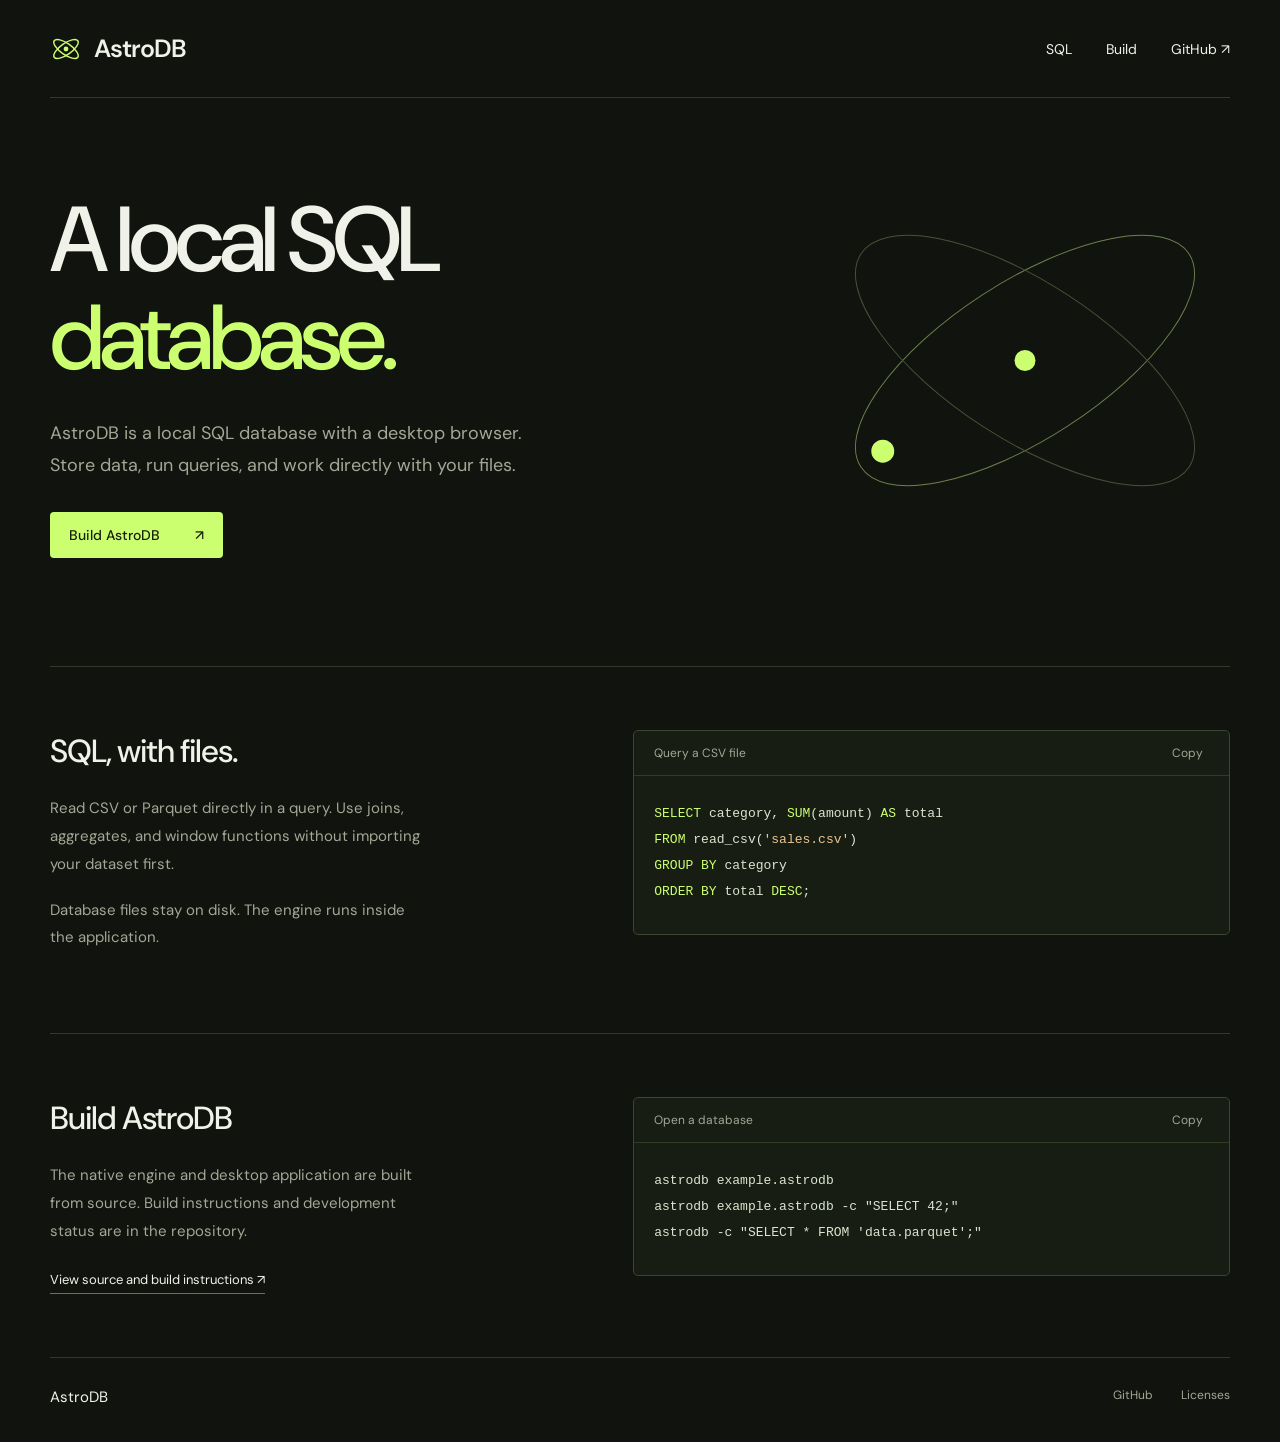
<file: website/index.html>
<!doctype html>
<html lang="en">
<head>
  <meta charset="utf-8">
  <meta name="viewport" content="width=device-width, initial-scale=1">
  <meta name="description" content="AstroDB is a local SQL database and desktop database browser.">
  <meta name="theme-color" content="#11130f">
  <title>AstroDB</title>
  <link rel="icon" href="mark.svg" type="image/svg+xml">
  <link rel="stylesheet" href="style.css">
  <script src="app.js" defer></script>
</head>
<body>
  <header class="nav wrap">
    <a class="brand" href="#" aria-label="AstroDB home"><img src="mark.svg" width="32" height="32" alt="">AstroDB</a>
    <nav aria-label="Main navigation"><a href="#sql">SQL</a><a href="#build">Build</a><a href="https://github.com/ThreadCrash/AstroDB">GitHub ↗</a></nav>
  </header>
  <main>
    <section class="hero wrap">
      <h1>A local SQL<br><span>database.</span></h1>
      <p>AstroDB is a local SQL database with a desktop browser.<br>Store data, run queries, and work directly with your files.</p>
      <a class="button" href="#build">Build AstroDB <span>↗</span></a>
      <div class="orbit-art" aria-hidden="true">
        <svg viewBox="0 0 440 370"><ellipse cx="220" cy="185" rx="205" ry="82" transform="rotate(-33 220 185)"/><ellipse cx="220" cy="185" rx="205" ry="82" transform="rotate(33 220 185)"/><circle class="orbit-center" cx="220" cy="185" r="11"/><circle class="satellite" cx="71" cy="280" r="12"/></svg>
      </div>
    </section>
    <section id="sql" class="sql-section wrap">
      <div class="section-copy"><h2>SQL, with files.</h2><p>Read CSV or Parquet directly in a query. Use joins, aggregates, and window functions without importing your dataset first.</p><p>Database files stay on disk. The engine runs inside the application.</p></div>
      <div class="code-block"><div class="code-title"><span>Query a CSV file</span><button data-copy="query">Copy</button></div><pre id="query"><span class="keyword">SELECT</span> category, <span class="keyword">SUM</span>(amount) <span class="keyword">AS</span> total
<span class="keyword">FROM</span> read_csv(<span class="string">'sales.csv'</span>)
<span class="keyword">GROUP BY</span> category
<span class="keyword">ORDER BY</span> total <span class="keyword">DESC</span>;</pre></div>
    </section>
    <section id="build" class="build-section wrap">
      <div class="section-copy"><h2>Build AstroDB</h2><p>The native engine and desktop application are built from source. Build instructions and development status are in the repository.</p><a class="source-link" href="https://github.com/ThreadCrash/AstroDB">View source and build instructions ↗</a></div>
      <div class="code-block"><div class="code-title"><span>Open a database</span><button data-copy="command">Copy</button></div><pre id="command">astrodb example.astrodb
astrodb example.astrodb -c "SELECT 42;"
astrodb -c "SELECT * FROM 'data.parquet';"</pre></div>
    </section>
  </main>
  <footer class="wrap"><span>AstroDB</span><a href="https://github.com/ThreadCrash/AstroDB">GitHub</a><a href="https://github.com/ThreadCrash/AstroDB/blob/main/THIRD_PARTY_NOTICES.md">Licenses</a></footer>
</body>
</html>
</file>
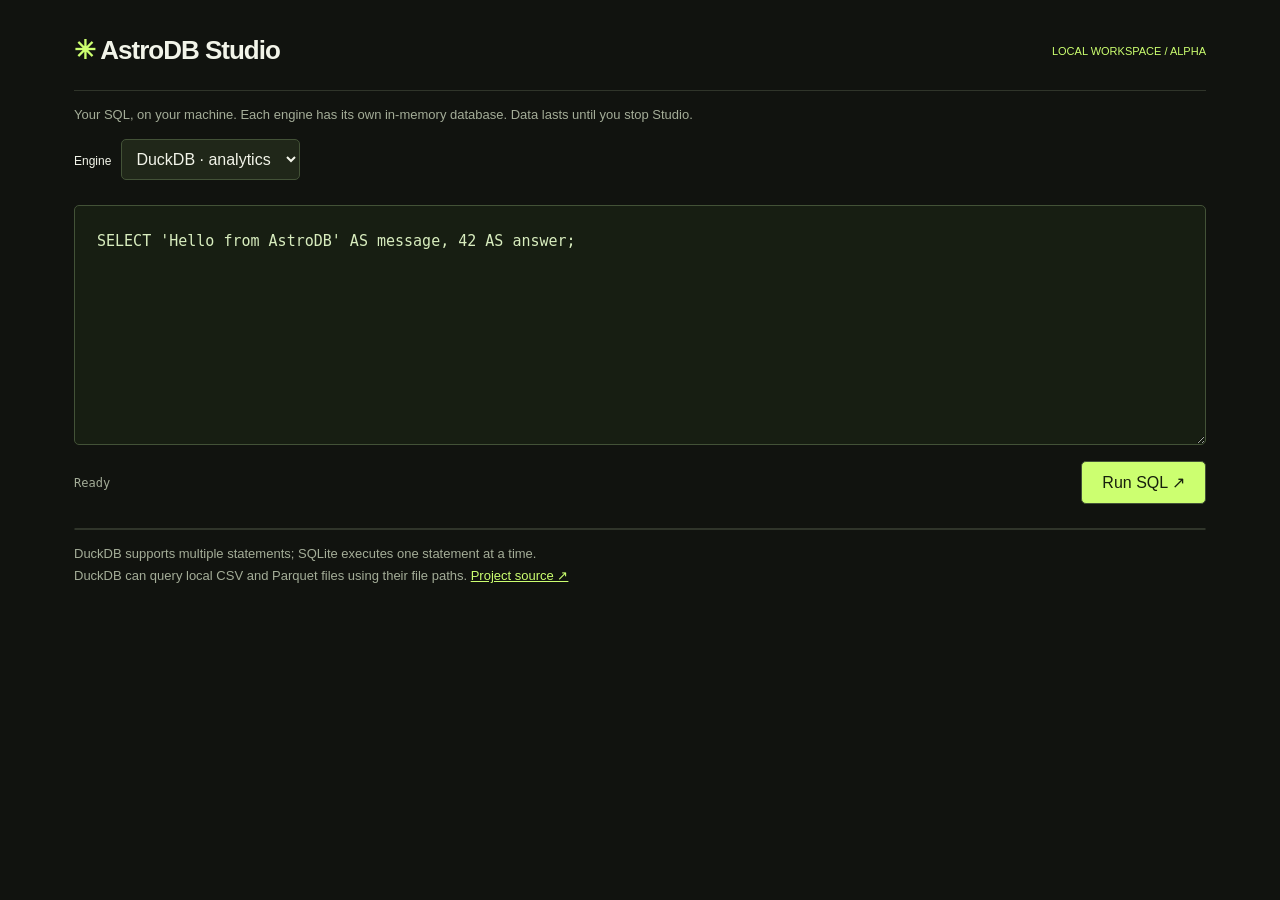
<file: src/astrodb/studio.html>
<!doctype html>
<html lang="en"><head><meta charset="utf-8"><meta name="viewport" content="width=device-width,initial-scale=1"><title>AstroDB Studio</title><style>
:root{color-scheme:dark;font-family:Arial,sans-serif;background:#11130f;color:#f2f4e9}*{box-sizing:border-box}body{max-width:1180px;margin:0 auto;padding:35px 24px}header{display:flex;align-items:center;justify-content:space-between;border-bottom:1px solid #30352a;padding-bottom:24px}h1{font-size:26px;margin:0;letter-spacing:-1px}h1 span{color:#ccff70}p{color:#a4ad98;font-size:13px;line-height:1.7}select,button,textarea{font:inherit;border-radius:5px;border:1px solid #435237}select{padding:10px;background:#202719;color:#f2f4e9}textarea{display:block;width:100%;min-height:240px;background:#171e12;color:#d8edbe;font:15px/1.8 Consolas,monospace;padding:22px;resize:vertical;margin-top:25px}button{background:#ccff70;color:#17200c;padding:11px 20px;cursor:pointer}.actions{display:flex;align-items:center;justify-content:space-between;margin:16px 0}#status{font:12px Consolas,monospace;color:#a4ad98}.table-wrap{overflow:auto;border:1px solid #30352a;border-radius:6px;margin-top:24px}table{border-collapse:collapse;width:100%;font:13px Consolas,monospace;text-align:left}th,td{padding:12px 18px;border-bottom:1px solid #30352a;white-space:pre-wrap}th{color:#ccff70;background:#202719}#error{color:#ffa49b;white-space:pre-wrap}.badge{font-size:11px;color:#ccff70}a{color:#ccff70}button:disabled{opacity:.5}label{font-size:12px;margin-right:10px}
</style></head><body><header><h1><span>✳</span> AstroDB Studio</h1><span class="badge">LOCAL WORKSPACE / ALPHA</span></header><p>Your SQL, on your machine. Each engine has its own in-memory database. Data lasts until you stop Studio.</p><label for="engine">Engine</label><select id="engine"><option value="duckdb">DuckDB · analytics</option><option value="sqlite">SQLite · databases</option></select><textarea id="sql" aria-label="SQL query" spellcheck="false">SELECT 'Hello from AstroDB' AS message, 42 AS answer;</textarea><div class="actions"><span id="status" aria-live="polite">Ready</span><button id="run">Run SQL ↗</button></div><pre id="error" role="alert"></pre><div class="table-wrap"><table id="results" aria-label="Query results"></table></div><p>DuckDB supports multiple statements; SQLite executes one statement at a time.<br>DuckDB can query local CSV and Parquet files using their file paths. <a href="https://github.com/ThreadCrash/AstroDB">Project source ↗</a></p><script>
document.querySelector('#run').addEventListener('click', async () => {
  const run = document.querySelector('#run');
  run.disabled = true;
  document.querySelector('#error').textContent = '';
  document.querySelector('#status').textContent = 'Running…';
  try {
    const response = await fetch('/query', {method:'POST', headers:{'Content-Type':'application/json'}, body:JSON.stringify({engine:document.querySelector('#engine').value,sql:document.querySelector('#sql').value})});
    const data = await response.json();
    if (!response.ok) throw new Error(data.error);
    const table = document.querySelector('#results');
    table.replaceChildren();
    const head = table.createTHead().insertRow();
    for (const name of data.columns) {const th = document.createElement('th');th.scope='col';th.textContent=name;head.append(th);}
    const body = table.createTBody();
    for (const values of data.rows) {const row = body.insertRow();for (const value of values) row.insertCell().textContent=value === null ? 'NULL' : typeof value === 'object' ? JSON.stringify(value) : String(value);}
    document.querySelector('#status').textContent = data.columns.length ? data.rows.length + ' rows returned' : 'Statement complete';
  } catch(error) {document.querySelector('#error').textContent=error.message;document.querySelector('#status').textContent='Query failed';}
  finally {run.disabled=false;}
});
</script></body></html>
</file>
<file: website/style.css>
@import url('https://fonts.googleapis.com/css2?family=DM+Sans:wght@400;500;600&display=swap');
:root { color-scheme: dark; --bg: #11130f; --text: #f0f2e9; --muted: #a1a895; --line: #33382b; --green: #ccff70; scroll-behavior: smooth; }
* { box-sizing: border-box; }
body { margin: 0; background: var(--bg); color: var(--text); font-family: 'DM Sans', Arial, sans-serif; }
a { color: inherit; text-decoration: none; }
a:hover { color: var(--green); }
a:focus-visible, button:focus-visible { outline: 2px solid var(--green); outline-offset: 5px; }
.wrap { width: min(1180px, calc(100% - 80px)); margin: auto; }
.nav { display: flex; align-items: center; justify-content: space-between; height: 98px; border-bottom: 1px solid var(--line); }
.brand { display: flex; gap: 12px; align-items: center; font-size: 25px; font-weight: 600; letter-spacing: -1px; }
nav { display: flex; gap: 34px; font-size: 14px; }
.hero { position: relative; padding: 94px 0 108px; }
h1 { font-size: clamp(64px, 7.2vw, 100px); line-height: 1.06; font-weight: 500; letter-spacing: -5px; margin: 0 0 31px; }
h1 span { color: var(--green); }
.hero p { color: var(--muted); font-size: 18px; line-height: 1.75; margin: 0 0 31px; }
.button { display: inline-flex; align-items: center; gap: 35px; padding: 14px 19px; background: var(--green); color: #17200b; border-radius: 4px; font-size: 14px; font-weight: 500; }
.button:hover { color: #17200b; background: #e3ffb5; }
.orbit-art { position: absolute; width: 420px; height: 365px; right: -5px; top: 80px; }
.orbit-art svg { width: 100%; height: 100%; overflow: visible; }
.orbit-art ellipse { fill: none; stroke: #6c814d; stroke-width: 1; }
.orbit-art ellipse:nth-child(2) { stroke: #465336; }
.orbit-center { fill: #ccff70; }
.satellite { fill: #ccff70; }
.sql-section, .build-section { border-top: 1px solid var(--line); padding: 63px 0; display: grid; grid-template-columns: 1fr 1.2fr; gap: 86px; scroll-margin-top: 30px; }
h2 { font-size: 32px; font-weight: 500; letter-spacing: -1px; margin: 0 0 23px; }
.section-copy p { font-size: 15px; line-height: 1.85; color: var(--muted); margin: 0 0 18px; max-width: 370px; }
.code-block { border: 1px solid #3b4531; background: #171d13; align-self: start; border-radius: 5px; overflow: hidden; }
.code-title { display: flex; align-items: center; justify-content: space-between; border-bottom: 1px solid #303c26; padding: 13px 20px; color: var(--muted); font-size: 12px; }
.code-title button { background: none; border: 0; color: var(--muted); font: inherit; cursor: pointer; }
.code-title button:hover { color: var(--green); }
pre { margin: 0; padding: 25px 20px 29px; font: 13px/2 Consolas, 'Courier New', monospace; overflow-x: auto; color: #dce5d0; }
.keyword { color: var(--green); }
.string { color: #ecc58e; }
.source-link { display: inline-block; margin-top: 8px; font-size: 13px; border-bottom: 1px solid #65754e; padding-bottom: 5px; }
footer { padding: 29px 0 35px; border-top: 1px solid var(--line); display: flex; gap: 28px; color: var(--muted); font-size: 12px; }
footer > span { margin-right: auto; color: var(--text); font-size: 15px; }
@media (max-width: 1050px) { h1 { font-size: 76px; } .orbit-art { width: 320px; right: -10px; top: 72px; } .hero p { font-size: 16px; } .sql-section, .build-section { gap: 40px; } }
@media (max-width: 760px) {
  .wrap { width: calc(100% - 36px); }
  .nav { height: 77px; } .brand { font-size: 22px; gap: 8px; } nav { gap: 18px; font-size: 12px; }
  .hero { padding: 49px 0 38px; } h1 { font-size: 57px; letter-spacing: -3px; margin-bottom: 24px; }
  .hero p { font-size: 15px; } .hero p br { display: none; }
  .orbit-art { position: relative; right: auto; top: auto; width: min(100%, 330px); height: 265px; margin: 32px auto 0; }
  .sql-section, .build-section { grid-template-columns: 1fr; padding: 37px 0; gap: 17px; }
  h2 { font-size: 28px; margin-bottom: 17px; } .section-copy p { max-width: none; }
  pre { font-size: 11px; padding: 19px 14px; } .code-title { padding: 12px 14px; }
}
@media (max-width: 380px) { h1 { font-size: 49px; } nav { gap: 12px; } .brand img { width: 26px; height: 26px; } }
@media (prefers-reduced-motion: reduce) { :root { scroll-behavior: auto; } }
</file>
